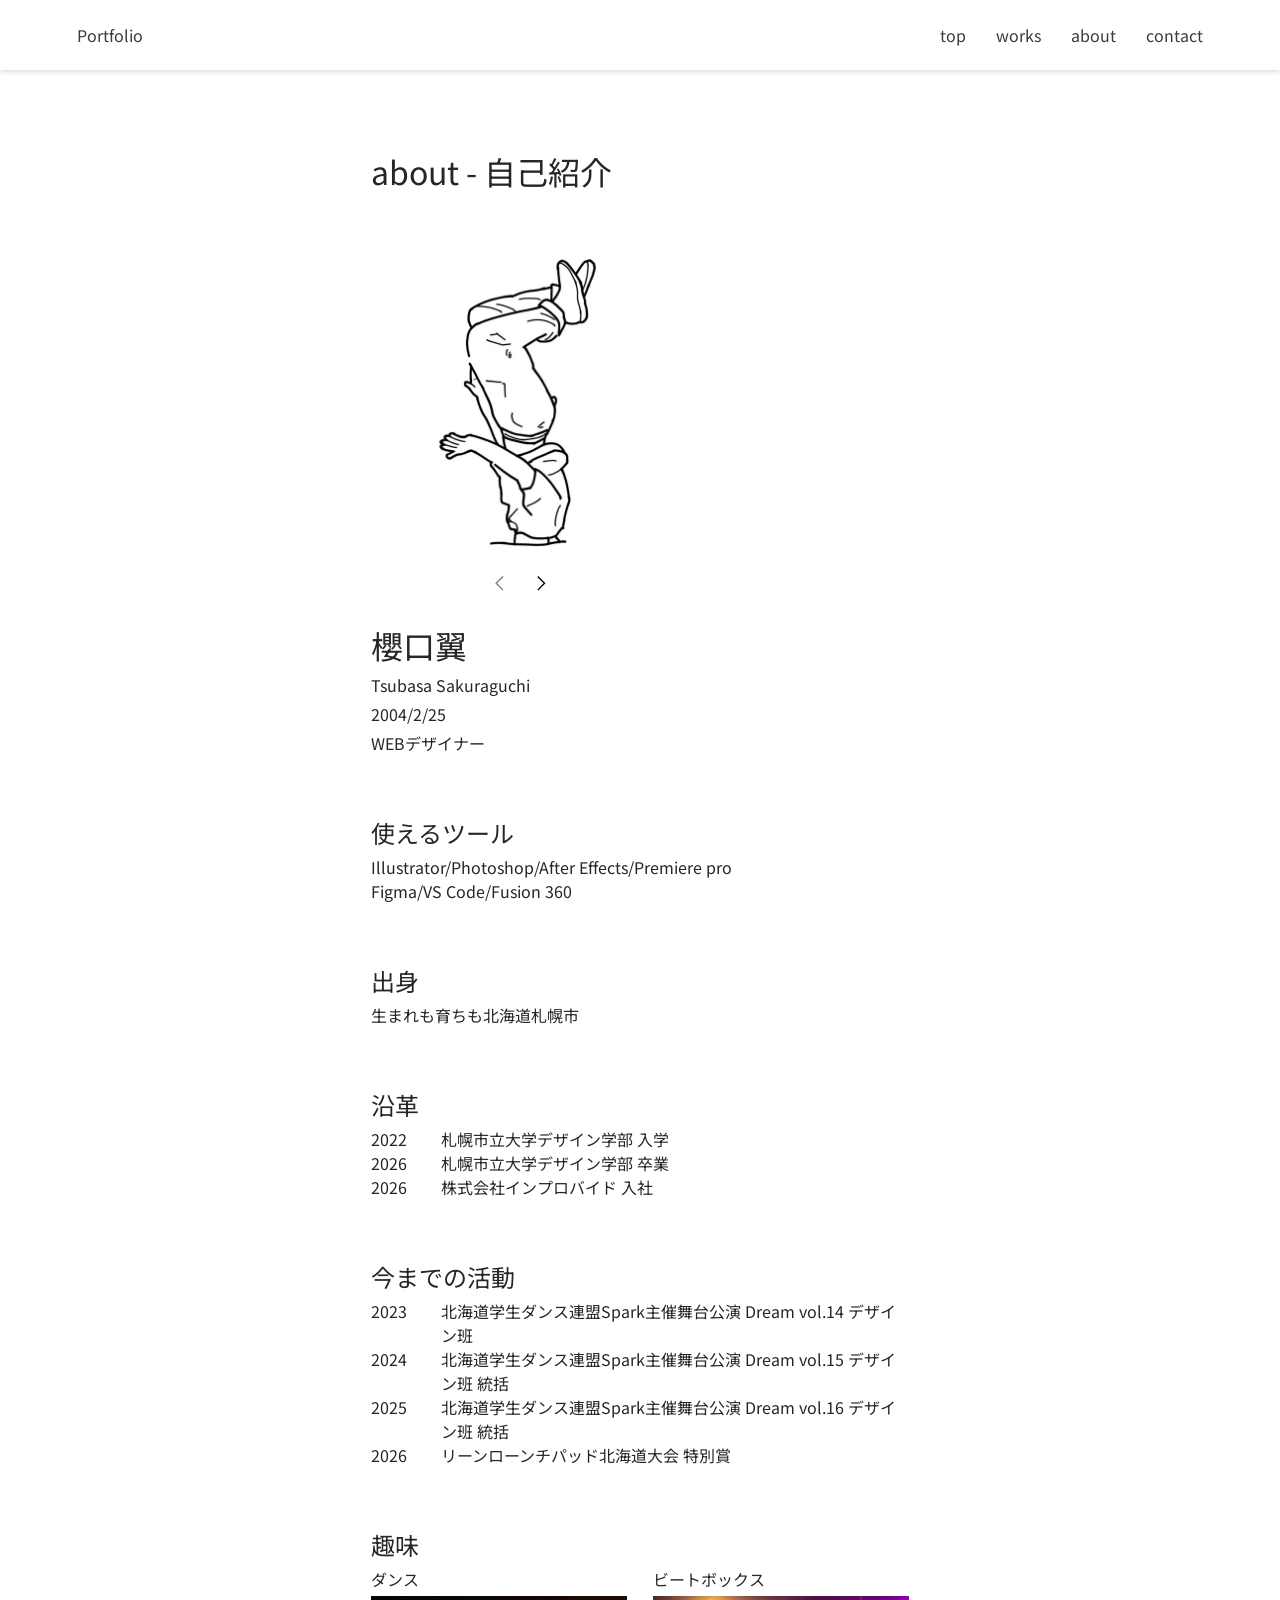
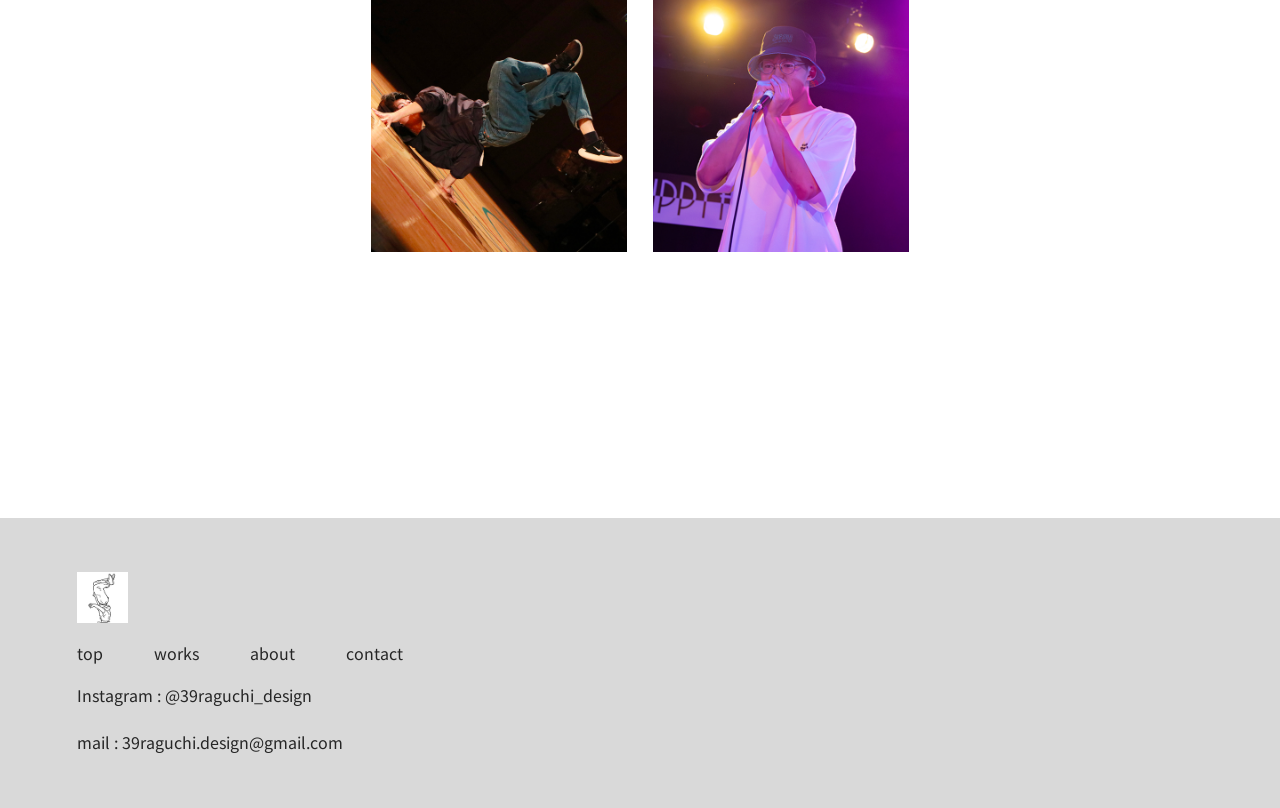
<file: about/index.html>
<!DOCTYPE html>
<html lang="ja">
<head>
    <meta charset="UTF-8">
    <meta name="viewport" content="width=device-width, initial-scale=1.0">
    <title>Thank you for watching my web portfolio!</title>
    <link rel="preconnect" href="https://fonts.googleapis.com">
    <link rel="preconnect" href="https://fonts.gstatic.com" crossorigin>
    <link href="https://fonts.googleapis.com/css2?family=M+PLUS+Rounded+1c&family=Noto+Sans+JP:wght@100..900&display=swap" rel="stylesheet">
    <link rel="stylesheet" href="about.css">
    <link rel="favicon" href="../favicon/favicon.jpg">
</head>
<body>
    <header class="main-header">
        <div class="logo"><a href="../index.html">Portfolio</a></div>
        <nav class="sub-nav" id="sub-nav">
            <ul>
                <li><a href="../index.html">top</a></li>
                <li><a href="../works/index.html">works</a></li>
                <li><a href="./index.html">about</a></li>
                <li><a href="../contact/index.html">contact</a></li>
            </ul>
        </nav>

        <nav class="main-nav">
            <ul>
                <li><a href="../index.html">top</a></li>
                <li><a href="../works/index.html">works</a></li>
                <li><a href="./index.html">about</a></li>
                <li><a href="../contact/index.html">contact</a></li>
            </ul>
        </nav>

        <button class="hamburger-btn">
            <span></span>
            <span></span>
            <span></span>
        </button>
    </header>

    <main>
        <h1>about - 自己紹介</h1>
        <div class="slider-container">
            <div class="slider-photo">
                <div class="photo" id="slider">
                    <img src="photo/me_illust.jpg" alt="me_illust">
                    <img src="photo/me_original.jpg" alt="me_original">
                </div>
            </div>
            

            <div class="buttons">
                <div class="slider-button">
                    <button onclick="slideNext()" id="next-btn" class="next-arrow"></button>
                </div>
    
                <div class="slider-button">
                    <button onclick="slidePrev()" id="prev-btn" class="prev-arrow"></button>
                </div>
            </div>
        </div>
        
        <div class="name">
            <h1 class="Tsubasa">櫻口翼</h1>
            <p>Tsubasa Sakuraguchi</p>
            <p>2004/2/25</p>
            <p>WEBデザイナー</p>
        </div>

        <div class="skills">
            <h2>使えるツール</h2>
            <p>Illustrator/Photoshop/After Effects/Premiere pro<br>Figma/VS Code/Fusion 360</p>
        </div>

        <div class="from">
            <h2>出身</h2>
            <p>生まれも育ちも北海道札幌市</p>
        </div>

        <div class="education">
            <h2>沿革</h2>
            <dl>
                <dt>2022</dt>
                <dd class="education-item">札幌市立大学デザイン学部 入学</dd>

                <dt>2026</dt>
                <dd class="education-item">札幌市立大学デザイン学部 卒業</dd>

                <dt>2026</dt>
                <dd class="education-item">株式会社インプロバイド 入社</dd>
            </dl>
        </div>

        <div class="activity">
            <h2>今までの活動</h2>
            <dl>
                <dt>2023</dt>
                <dd class="activity-item">北海道学生ダンス連盟Spark主催舞台公演 Dream vol.14 デザイン班</dd>

                <dt>2024</dt>
                <dd class="activity-item">北海道学生ダンス連盟Spark主催舞台公演 Dream vol.15 デザイン班 統括</dd>

                <dt>2025</dt>
                <dd class="activity-item">北海道学生ダンス連盟Spark主催舞台公演 Dream vol.16 デザイン班 統括</dd>

                <dt>2026</dt>
                <dd class="activity-item">リーンローンチパッド北海道大会 特別賞</dd>
            </dl>
        </div>

        <div class="hobby">
            <h2>趣味</h2>
            <div class="db">
                <div class="dance">
                    <p>ダンス</p>
                    <img src="photo/breakdance.jpg" alt="breakdance">
                </div>

                <div class="beatbox">
                    <p>ビートボックス</p>
                    <img src="photo/beatbox.jpg" alt="beatbox">
                </div>
            </div>
        </div>
    </main>

    <footer>
        <img src="photo/mini icon.jpg" alt="icon" class="icon">
        <div class="navi2">
            <a href="../index.html">top</a>
            <a href="../works/index.html">works</a>
            <a href="./index.html">about</a>
            <a href="../contact/index.html">contact</a>
        </div>
        <a href="https://www.instagram.com/39raguchi_design?igsh=c2o3N3J5YjhpZjYz&utm_source=qr" class="Insta">Instagram : @39raguchi_design</a>
        <p>mail : 39raguchi.design@gmail.com</p>
    </footer>

    <script src="about.js"></script>    
</body>
</html>
</file>
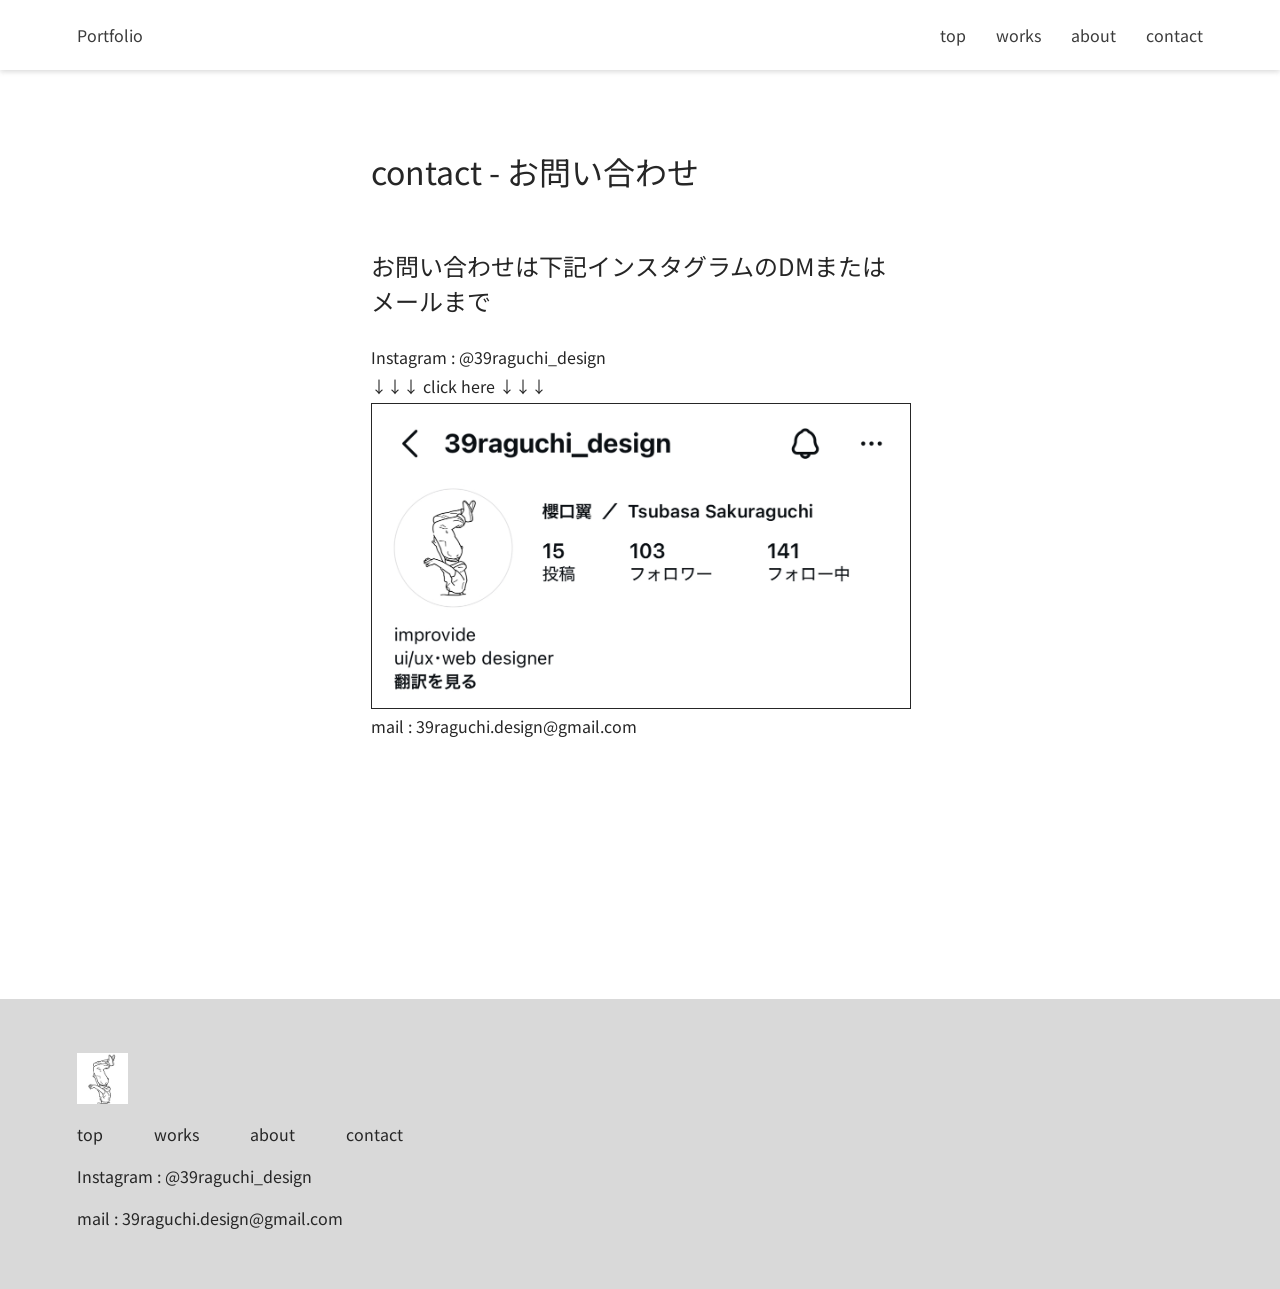
<file: contact/index.html>
<!DOCTYPE html>
<html lang="ja">
<head>
    <meta charset="UTF-8">
    <meta name="viewport" content="width=device-width, initial-scale=1.0">
    <title>Thank you for watching my web portfolio!</title>
    <link rel="preconnect" href="https://fonts.googleapis.com">
    <link rel="preconnect" href="https://fonts.gstatic.com" crossorigin>
    <link href="https://fonts.googleapis.com/css2?family=M+PLUS+Rounded+1c&family=Noto+Sans+JP:wght@100..900&display=swap" rel="stylesheet">
    <link rel="stylesheet" href="contact.css">
    <link rel="favicon" href="../favicon/favicon.jpg">
</head>
<body>
    <header class="main-header">
        <div class="logo"><a href="../index.html">Portfolio</a></div>
        <nav class="sub-nav" id="sub-nav">
            <ul>
                <li><a href="../index.html">top</a></li>
                <li><a href="../works/index.html">works</a></li>
                <li><a href="../about/index.html">about</a></li>
                <li><a href="./index.html">contact</a></li>
            </ul>
        </nav>

        <nav class="main-nav">
            <ul>
                <li><a href="../index.html">top</a></li>
                <li><a href="../works/index.html">works</a></li>
                <li><a href="../about/index.html">about</a></li>
                <li><a href="./index.html">contact</a></li>
            </ul>
        </nav>

        <button class="hamburger-btn">
            <span></span>
            <span></span>
            <span></span>
        </button>
    </header>

    <main>
        <h1>contact - お問い合わせ</h1>
        <h2>お問い合わせは下記インスタグラムのDMまたはメールまで</h2>
        <p>Instagram : @39raguchi_design</p>
        <p>↓↓↓ click here ↓↓↓</p>
        <a href="https://www.instagram.com/39raguchi_design?igsh=c2o3N3J5YjhpZjYz&utm_source=qr"><img src="photo/insta page.jpg" alt="icon"></a>
        <p>mail : 39raguchi.design@gmail.com</p>
    </main>

    <footer>
        <img src="photo/mini icon.jpg" alt="icon" class="icon">
        <div class="navi2">
            <a href="../index.html">top</a>
            <a href="../works/index.html">works</a>
            <a href="../about/index.html">about</a>
            <a href="./index.html">contact</a>
        </div>
        <a href="https://www.instagram.com/39raguchi_design?igsh=c2o3N3J5YjhpZjYz&utm_source=qr" class="Insta">Instagram : @39raguchi_design</a>
        <p>mail : 39raguchi.design@gmail.com</p>
    </footer>

    <script src="contact.js"></script>
</body>
</html>
</file>
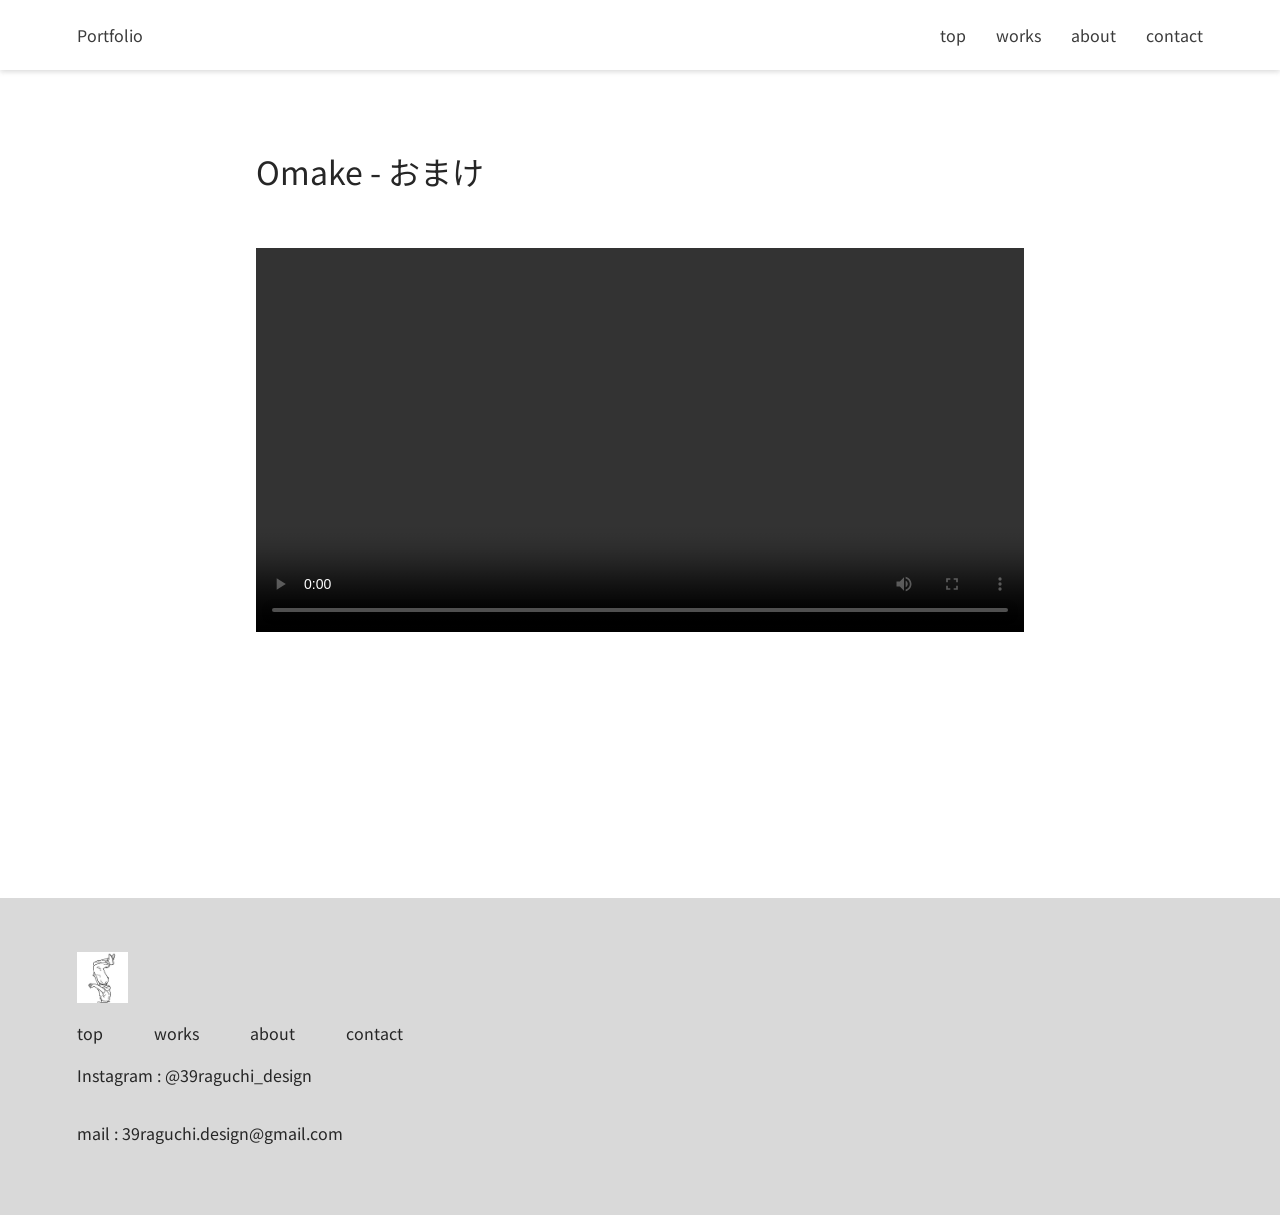
<file: omake/index.html>
<!DOCTYPE html>
<html lang="ja">
<head>
    <meta charset="UTF-8">
    <meta name="viewport" content="width=device-width, initial-scale=1.0">
    <title>Thanknyou for watching my web portfolio!</title>
    <link rel="preconnect" href="https://fonts.googleapis.com">
    <link rel="preconnect" href="https://fonts.gstatic.com" crossorigin>
    <link href="https://fonts.googleapis.com/css2?family=M+PLUS+Rounded+1c&family=Noto+Sans+JP:wght@100..900&display=swap" rel="stylesheet">
    <link rel="stylesheet" href="omake.css">
    <link rel="favicon" href="favicon/favicon.jpg">
</head>
<body> 
    <header class="main-header">
        <div class="logo"><a href="../index.html">Portfolio</a></div>
        <nav class="sub-nav" id="sub-nav">
            <ul>
                <li><a href="../index.html">top</a></li>
                <li><a href="../works/index.html">works</a></li>
                <li><a href="../about/index.html">about</a></li>
                <li><a href="../contact/index.html">contact</a></li>
            </ul>
        </nav>

        <nav class="main-nav">
            <ul>
                <li><a href="../index.html">top</a></li>
                <li><a href="../works/index.html">works</a></li>
                <li><a href="../about/index.html">about</a></li>
                <li><a href="../contact/index.html">contact</a></li>
            </ul>
        </nav>

        <button class="hamburger-btn">
            <span></span>
            <span></span>
            <span></span>
        </button>
    </header>

    <main>
        <h2>Omake - おまけ</h2>

        <video controls width="100%">
            <source src="photo/me_movie_original.mp4" type="video/mp4">
            お使いのブラウザは動画の再生に対応していません。
        </video>
    </main>

    <footer>
        <img src="photo/mini icon.jpg" alt="icon" class="icon">
        <div class="navi2">
            <a href="./index.html">top</a>
            <a href="works/index.html">works</a>
            <a href="about/index.html">about</a>
            <a href="contact/index.html">contact</a>
        </div>
        <a href="https://www.instagram.com/39raguchi_design?igsh=c2o3N3J5YjhpZjYz&utm_source=qr" class="Insta">Instagram : @39raguchi_design</a>
        <p>mail : 39raguchi.design@gmail.com</p>
    </footer>
    
    <script src="omake.js"></script>
</body>
</html>
</file>
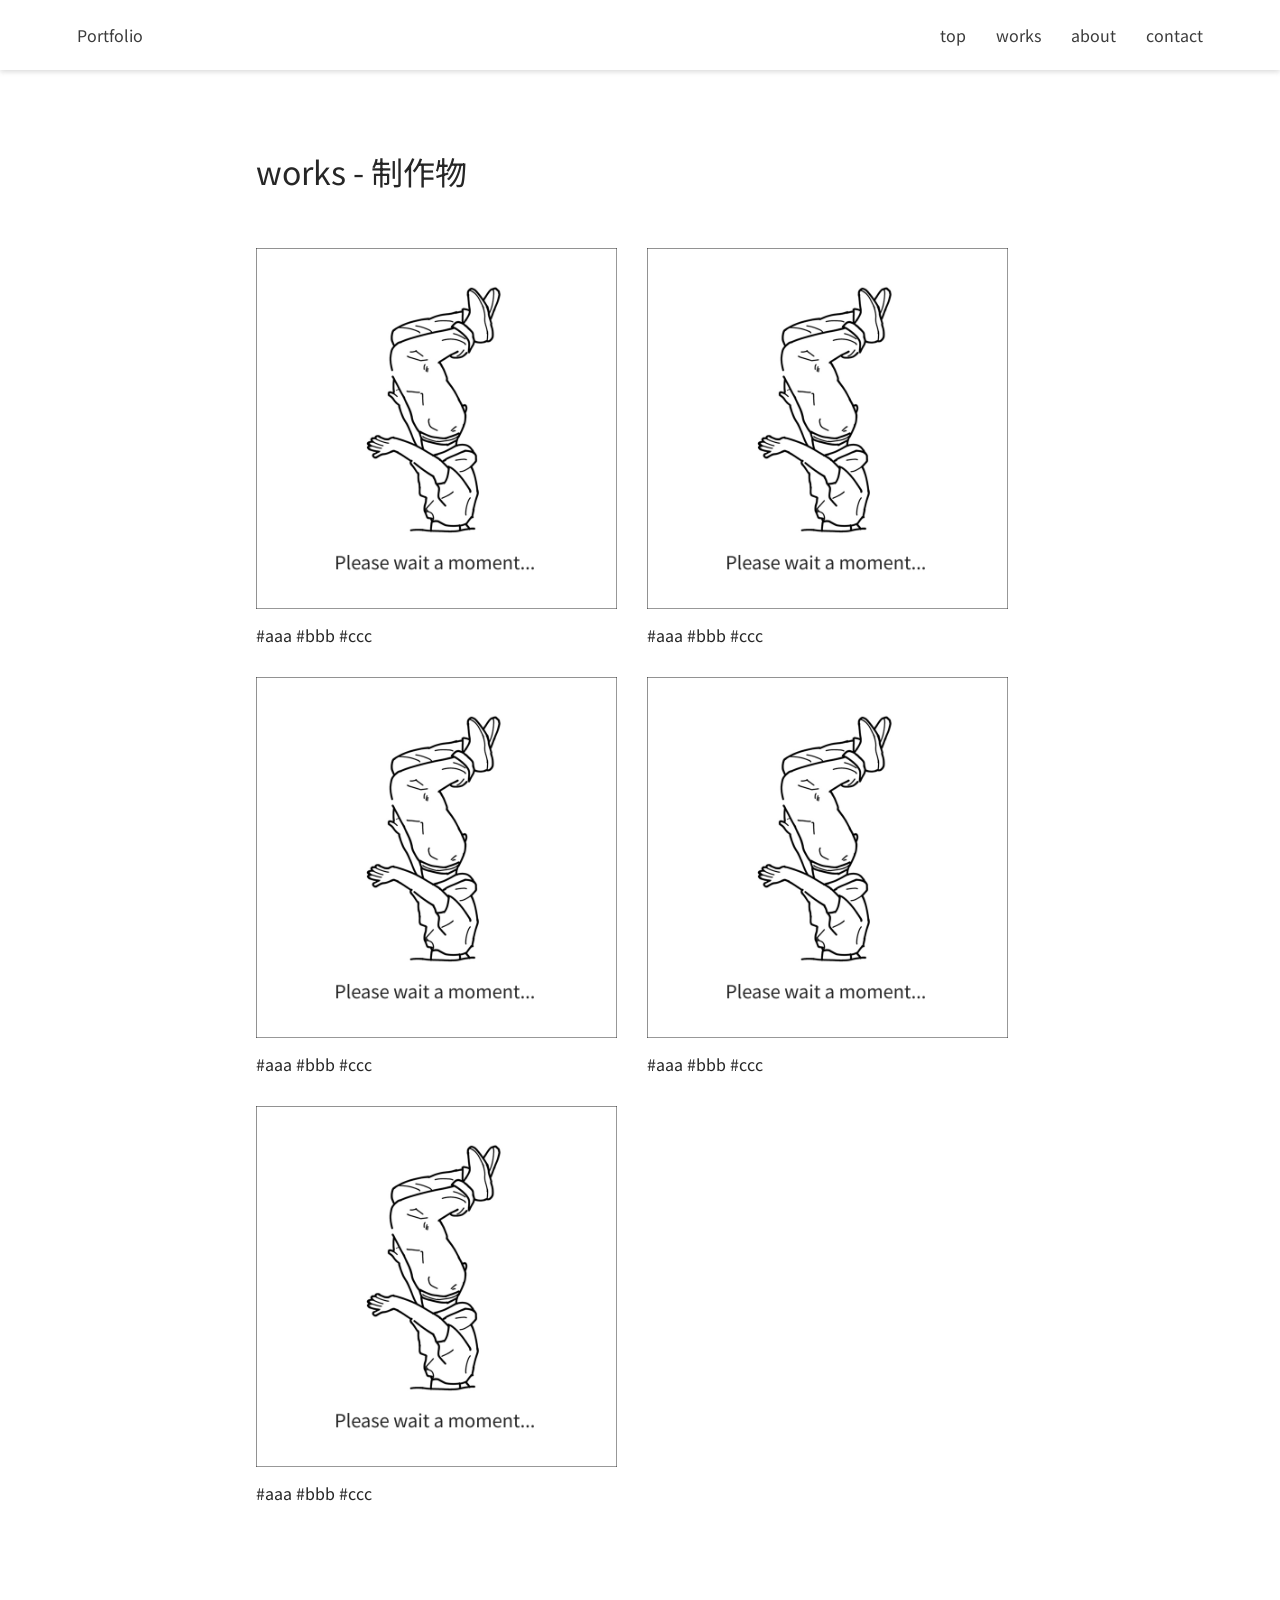
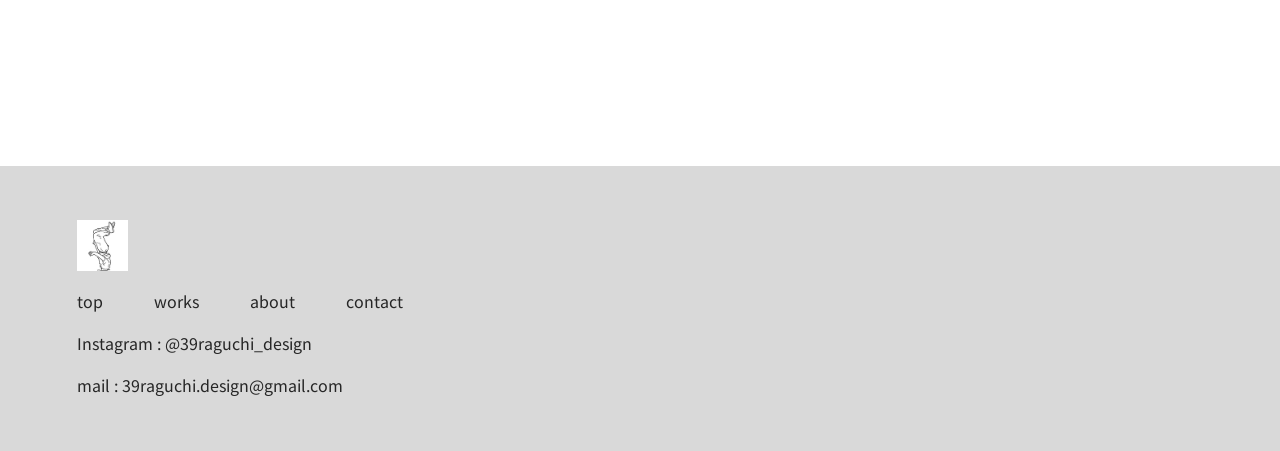
<file: works/index.html>
<!DOCTYPE html>
<html lang="ja">
<head>
    <meta charset="UTF-8">
    <meta name="viewport" content="width=device-width, initial-scale=1.0">
    <title>Document</title>
    <link rel="preconnect" href="https://fonts.googleapis.com">
    <link rel="preconnect" href="https://fonts.gstatic.com" crossorigin>
    <link href="https://fonts.googleapis.com/css2?family=M+PLUS+Rounded+1c&family=Noto+Sans+JP:wght@100..900&display=swap" rel="stylesheet">
    <link rel="stylesheet" href="works.css">
    <link rel="favicon" href="../favicon/favicon.jpg">
</head>
<body>
    <header class="main-header">
        <div class="logo"><a href="../index.html">Portfolio</a></div>
        <nav class="sub-nav" id="sub-nav">
            <ul>
                <li><a href="../index.html">top</a></li>
                <li><a href="./index.html">works</a></li>
                <li><a href="../about/index.html">about</a></li>
                <li><a href="../contact/index.html">contact</a></li>
            </ul>
        </nav>

        <nav class="main-nav">
            <ul>
                <li><a href="../index.html">top</a></li>
                <li><a href="./index.html">works</a></li>
                <li><a href="../about/index.html">about</a></li>
                <li><a href="../contact/index.html">contact</a></li>
            </ul>
        </nav>

        <button class="hamburger-btn">
            <span></span>
            <span></span>
            <span></span>
        </button>
    </header>

    <main>
        <h2>works - 制作物</h2>
        <div class="works">
            <div class="contents">
                <a href=""><img src="photo/no image.jpg" alt="no image"></a>
                <p>#aaa #bbb #ccc</p>
            </div>

            <div class="contents">
                <a href=""><img src="photo/no image.jpg" alt="no image"></a>
                <p>#aaa #bbb #ccc</p>
            </div>

            <div class="contents">
                <a href=""><img src="photo/no image.jpg" alt="no image"></a>
                <p>#aaa #bbb #ccc</p>
            </div>

            <div class="contents">
                <a href=""><img src="photo/no image.jpg" alt="no image"></a>
                <p>#aaa #bbb #ccc</p>
            </div>

            <div class="contents">
                <a href=""><img src="photo/no image.jpg" alt="no image"></a>
                <p>#aaa #bbb #ccc</p>
            </div>
        </div>
    </main>
    
    <footer>
        <img src="photo/mini icon.jpg" alt="icon" class="icon">
        <div class="navi2">
            <a href="../index.html">top</a>
            <a href="./index.html">works</a>
            <a href="../about/index.html">about</a>
            <a href="../contact/index.html">contact</a>
        </div>
        <a href="https://www.instagram.com/39raguchi_design?igsh=c2o3N3J5YjhpZjYz&utm_source=qr" class="Insta">Instagram : @39raguchi_design</a>
        <p>mail : 39raguchi.design@gmail.com</p>
    </footer>

    <script src="works.js"></script>
</body>
</html>
</file>
<file: about/about.css>
html{
    font-family: "Noto Sans JP" , sans-serif;
    font-size: 16px;
    color: #262626;
}

body{
    margin: 0;
    height: 100vh;
    padding-top: 76px;
}

header{
    width: 100%;
    height: 70px;
    box-sizing: border-box;
}

.logo{
    max-width: 70px;
    height: 30px;
    display: flex;
    align-items: center;
}

.main-header{
    position: fixed;
    top: 0;
    left: 0;
    background-color: #ffffff;
    opacity: 90%;
    display: flex;
    justify-content: space-between;
    align-items: center;
    padding: 20px 6vw;
    z-index: 1000;
    box-shadow: 0 2px 5px #D9D9D9
}

.main-nav{
    margin: 0 0 0 90px;
    padding: 0;
}

.main-nav ul{
    display: flex;
    list-style: none;
    padding: 0;
    gap: 30px;
}

.hamburger-btn{
    display: none;
}

.sub-nav{
    display: none;
}

main{
    margin: 0 29vw
}

h1{
    margin: 8vh 0 6vh 0;
    font-weight: normal;
    font-size: 2rem;
}

.slider-photo{
    width: 300px;
    height: 300px;
    overflow: hidden;
    position: relative;
    margin:  0 0 3vh 0;
}

.photo{
    display: flex;
    width: 600px;
    height: 300px;
    transition: transform 0.5s ease-in-out;
}

.photo img{
    width: 300px;        /* 1枚の幅を窓に合わせる */
    height: 300px;
    object-fit: cover;
}

.buttons{
    width: 300px;
    display: flex;
    gap: 1.2vw;
    flex-direction: row-reverse;
    justify-content: center;
}

button{
    display: flex;
    align-items: center;
    background-color: transparent;
    border: none;
}

.slider-button button:hover {
    transform: scale(1.5);
}

.slider-button button:disabled {
    opacity: 0.5;
    cursor: not-allowed;
    pointer-events: none;
}

.slider-button button:disabled:hover{
    border-color: transparent;
    background-color: transparent;
}

.next-arrow::before{
    content: '';
    width: 15px;
    height: 15px;
    background-image: url(svg/right.svg);
    background-size: contain;
    background-position: center;
    background-repeat: no-repeat;
}

.prev-arrow::before{
    content: '';
    width: 15px;
    height: 15px;
    background-image: url(svg/left.svg);
    background-size: contain;
    background-position: center;
    background-repeat: no-repeat;
}

.Tsubasa{
    margin: 30px 0 0 0;
}

h2{
    font-weight: normal;
    font-size: 1.5rem;
    margin: 60px 0 0 0;
}

p{
    margin: 5px 0 0 0;
}

.education{
    width: 42vw;
}

.activity{
    width: 42vw;
}

dl{
    display: flex;
    flex-wrap: wrap;
    width: 100%;
    margin: 5px 0 0 0;
}

dt{
    width: 70px;
}

.education-item{
    margin: 0;
    width: calc(42vw - 70px);
}

.activity-item{
    margin: 0;
    width: calc(42vw - 70px);
}

.hobby{
    width: 42vw;
}

.hobby img{
    width: 20vw;
    height: auto;
    margin-top: 0.5vh;
}

.db{
    display: flex;
    flex-wrap: wrap;
    gap: 2vw;
}

a{
    text-decoration: none;
    color: #262626;
    transition: scale 0.1s ease-in-out;
}

a:hover{
    scale: 1.2;
}

footer{
    background-color: #D9D9D9;
    margin: 29vh 0 0 0;
    font-size: 1rem;
    padding: 6vh 6vw;
    display: flex;
    flex-direction: column;
    gap: 2vh;
}

.icon{
    width: 4vw;
    height: auto;
}

.navi2{
    display: flex;
    gap: 4vw;
}

.Insta{
    width: 255px;
}

@media screen and (max-width: 700px) {
    html{
        font-size: 12px;
    }

    .main-nav{
        display: none;
    }

    .hamburger-btn{
        display: block;
        z-index: 1000;
        width: 45px;
        height: 30px;
        background-color: transparent;
        border: none;
        padding: 0;
    }

    .hamburger-btn span{
        display: block;
        width: 45px;
        height: 1px;
        background-color: #262626;
        margin: 5px 0;
    }

    .sub-nav{
        display: flex;
        flex-direction: column;
        position: fixed;
        top: 0;
        right: -100%;
        width: 100%;
        height: 274px;
        background-color: #ffffff;
        opacity: 90%;
        transition: all 0.3s;
        z-index: 999;
        margin: 60px 0 0 0;
    }

    .sub-nav ul{
        display: flex;
        flex-direction: column;
        list-style: none;
        margin: 0;
        padding: 10vw 10vw;
        gap: 30px;
    }

    .sub-nav.active{
        right: 0;
    }

    main{
        margin: 0 15vw;
    }

    .slider-photo{
        width: 70vw;
        height: 70vw;
        overflow: hidden;
        position: relative;
        margin:  0 0 3vh 0;
    }

    .photo{
        display: flex;
        width: 140vw;
        height: 70vw;
        transition: transform 0.5s ease-in-out;
    }

    .photo img{
        width: 70vw;
        height: 70vw;
        object-fit: cover;
    }

    .buttons{
        width: 100%;
        display: flex;
        gap: 1.2vw;
        flex-direction: row-reverse;
        justify-content: center;
    }

    button{
        display: flex;
        align-items: center;
        background-color: transparent;
        border: none;
    }

    .slider-button button:hover {
        transform: scale(1.0);
    }

    h2{
        font-size: 1.5rem;
    }

    p{
        font-size: 1rem;
    }

    .education, .activity, .hobby{
        width: 100%;
    }

    .education-item, .activity-item{
        width: calc(100% - 70px);
    }

    .hobby img{
        width: 70vw;
    }

    a:hover{
        scale: 1.0;
    }
    
    .navi2{
        gap: 5vh;
    }

    .icon{
        width: 16vw;
        height: auto;
    }
}
</file>
<file: contact/contact.css>
html{
    font-family: "Noto Sans JP" , sans-serif;
    font-size: 16px;
    color: #262626;
}

body{
    margin: 0;
    height: 100vh;
    padding-top: 76px;
}

header{
    width: 100%;
    height: 70px;
    box-sizing: border-box;
}

.logo{
    max-width: 70px;
    height: 30px;
    display: flex;
    align-items: center;
}

.main-header{
    position: fixed;
    top: 0;
    left: 0;
    background-color: #ffffff;
    opacity: 90%;
    display: flex;
    justify-content: space-between;
    align-items: center;
    padding: 20px 6vw;
    z-index: 1000;
    box-shadow: 0 2px 5px #D9D9D9
}

.main-nav{
    margin: 0 0 0 90px;
    padding: 0;
}

.main-nav ul{
    display: flex;
    list-style: none;
    padding: 0;
    gap: 30px;
}

.hamburger-btn{
    display: none;
}

.sub-nav{
    display: none;
}

main{
    margin: 0 29vw
}

h1{
    margin: 8vh 0 6vh 0;
    font-weight: normal;
    font-size: 2rem;
}

h2{
    font-size: 1.5rem;
    font-weight: normal;
    margin: 0 0 3vh 0;
}

p{
    margin: 0 0 5px 0;
}

main img{
    width: 42vw;
    border: 1px solid #262626;
    transition: scale 0.3s ease-in-out;
}

main img:hover{
    scale: 1.05;
}

a{
    text-decoration: none;
    color: #262626;
    transition: scale 0.1s ease-in-out;
}

a:hover{
    scale: 1.2;
}

footer{
    background-color: #D9D9D9;
    margin: 29vh 0 0 0;
    font-size: 1rem;
    padding: 6vh 6vw;
    display: flex;
    flex-direction: column;
    gap: 2vh;
}

.icon{
    width: 4vw;
    height: auto;
}

.navi2{
    display: flex;
    gap: 4vw;
}

.Insta{
    width: 255px;
}

@media screen and (max-width: 700px)  {
    html{
        font-size: 12px;
    }

    .main-nav{
        display: none;
    }

    .hamburger-btn{
        display: block;
        z-index: 1000;
        width: 45px;
        height: 30px;
        background-color: transparent;
        border: none;
        padding: 0;
    }

    .hamburger-btn span{
        display: block;
        width: 45px;
        height: 1px;
        background-color: #262626;
        margin: 5px 0;
    }

    .sub-nav{
        display: flex;
        flex-direction: column;
        position: fixed;
        top: 0;
        right: -100%;
        width: 100%;
        height: 274px;
        background-color: #ffffff;
        opacity: 90%;
        transition: all 0.3s;
        z-index: 999;
        margin: 60px 0 0 0;
    }

    .sub-nav ul{
        display: flex;
        flex-direction: column;
        list-style: none;
        margin: 0;
        padding: 10vw 10vw;
        gap: 30px;
    }

    .sub-nav.active{
        right: 0;
    }

    main{
        margin: 0 15vw;
    }

    main img{
        width: 70vw;
    }
    
    .navi2{
        gap: 5vh;
    }

    .icon{
        width: 16vw;
        height: auto;
    }
}
</file>
<file: omake/omake.css>
html{
    font-family: "Noto Sans JP" , sans-serif;
    font-size: 16px;
    color: #262626;
}

body{
    height: 100vh;
    margin: 0;
    padding-top: 76px;
}

header{
    width: 100%;
    height: 70px;
    box-sizing: border-box;
}

.logo{
    max-width: 70px;
    height: 30px;
    display: flex;
    align-items: center;
}

.main-header{
    position: fixed;
    top: 0;
    left: 0;
    background-color: #ffffff;
    opacity: 90%;
    display: flex;
    justify-content: space-between;
    align-items: center;
    padding: 20px 6vw;
    z-index: 1000;
    box-shadow: 0 2px 5px #D9D9D9
}

.main-nav{
    margin: 0 0 0 90px;
    padding: 0;
}

.main-nav ul{
    display: flex;
    list-style: none;
    padding: 0;
    gap: 30px;
}

.hamburger-btn{
    display: none;
}

.sub-nav{
    display: none;
}

main{
    margin: 0 20vw;
}

h2{
    font-size: 2rem;
    font-weight: normal;
    margin: 8vh 0 6vh 0;
}

a{
    text-decoration: none;
    color: #262626;
    transition: scale 0.1s ease-in-out;
}

a:hover{
    scale: 1.2;
}

footer{
    background-color: #D9D9D9;
    margin: 29vh 0 0 0;
    font-size: 1rem;
    padding: 6vh 6vw;
    display: flex;
    flex-direction: column;
    gap: 2vh;
}

.icon{
    width: 4vw;
    height: auto;
}

.navi2{
    display: flex;
    gap: 4vw;
}

.Insta{
    width: 255px;
}

@media screen and (max-width: 700px){
    html{
        font-size: 12px;
    }

    body{
        height: 100vh;
    }

    .main-nav{
        display: none;
    }

    .hamburger-btn{
        display: block;
        z-index: 1000;
        width: 45px;
        height: 30px;
        background-color: transparent;
        border: none;
        padding: 0;
    }

    .hamburger-btn span{
        display: block;
        width: 45px;
        height: 1px;
        background-color: #262626;
        margin: 5px 0;
    }

    .sub-nav{
        display: flex;
        flex-direction: column;
        position: fixed;
        top: 0;
        right: -100%;
        width: 100%;
        height: 274px;
        background-color: #ffffff;
        opacity: 90%;
        transition: all 0.3s;
        z-index: 999;
        margin: 60px 0 0 0;
    }

    .sub-nav ul{
        display: flex;
        flex-direction: column;
        list-style: none;
        margin: 0;
        padding: 10vw 10vw;
        gap: 30px;
    }

    .sub-nav.active{
        right: 0;
    }

    main{
        margin: 15vw;
        flex-direction: column;
        justify-content: center;
    }

    .contents img{
        width: 70vw;
    }

    .mini-title{
        margin-bottom: 7vh;
    }

    .navi2{
        gap: 5vh;
    }

    .icon{
        width: 16vw;
        height: auto;
    }
}
</file>
<file: works/works.css>
html{
    font-family: "Noto Sans JP", sans-serif;
    font-size: 16px;
    color: #262626;
}

body{
    height: 100vh;
    margin: 0;
    padding-top: 76px;
}

header{
    width: 100%;
    height: 70px;
    box-sizing: border-box;
}

.logo{
    max-width: 70px;
    height: 30px;
    display: flex;
    align-items: center;
}

.main-header{
    position: fixed;
    top: 0;
    left: 0;
    background-color: #ffffff;
    opacity: 90%;
    display: flex;
    justify-content: space-between;
    align-items: center;
    padding: 20px 6vw;
    z-index: 1000;
    box-shadow: 0 2px 5px #D9D9D9
}

.main-nav{
    margin: 0 0 0 90px;
    padding: 0;
}

.main-nav ul{
    display: flex;
    list-style: none;
    padding: 0;
    gap: 30px;
}

.hamburger-btn{
    display: none;
}

.sub-nav{
    display: none;
}

h2{
    font-size: 2rem;
    font-weight: normal;
    margin: 8vh 20vw 6vh 20vw;
}

.works{
    display: flex;
    margin: 0 20vw;
    justify-content: flex-start;
    flex-wrap: wrap;
    gap: 30px;
}

.contents img{
    width: calc((60vw - 46px) / 2);
    height: auto;
    margin-bottom: 1vh;
}

p{
    font-size: 1rem;
    margin:0;
}

a{
    text-decoration: none;
    color: #262626;
    transition: scale 0.1s ease-in-out;
}

a:hover{
    scale: 1.2;
}

footer{
    background-color: #D9D9D9;
    margin: 29vh 0 0 0;
    font-size: 1rem;
    padding: 6vh 6vw;
    display: flex;
    flex-direction: column;
    gap: 2vh;
}

.icon{
    width: 4vw;
    height: auto;
}

.navi2{
    display: flex;
    gap: 4vw;
}

.Insta{
    width: 255px;
}

@media screen and (max-width: 600px){
    html{
        font-size: 12px;
    }

    .main-nav{
        display: none;
    }

    .hamburger-btn{
        display: block;
        z-index: 1000;
        width: 45px;
        height: 30px;
        background-color: transparent;
        border: none;
        padding: 0;
    }

    .hamburger-btn span{
        display: block;
        width: 45px;
        height: 1px;
        background-color: #262626;
        margin: 5px 0;
    }

    .sub-nav{
        display: flex;
        flex-direction: column;
        position: fixed;
        top: 0;
        right: -100%;
        width: 100%;
        height: 274px;
        background-color: #ffffff;
        opacity: 90%;
        transition: all 0.3s;
        z-index: 999;
        margin: 60px 0 0 0;
    }

    .sub-nav ul{
        display: flex;
        flex-direction: column;
        list-style: none;
        margin: 0;
        padding: 10vw 10vw;
        gap: 30px;
    }

    .sub-nav.active{
        right: 0;
    }

    h2{
        font-size: 2rem;
        margin: 10vh 15vw 7vh 15vw;
    }

    .works{
        flex-direction: column;
        justify-content: center;
        margin: 0 15vw;
    }

    .contents img{
        width: 70vw;
    }

    .navi2{
        gap: 5vh;
    }

    .icon{
        width: 16vw;
        height: auto;
    }
}
</file>
